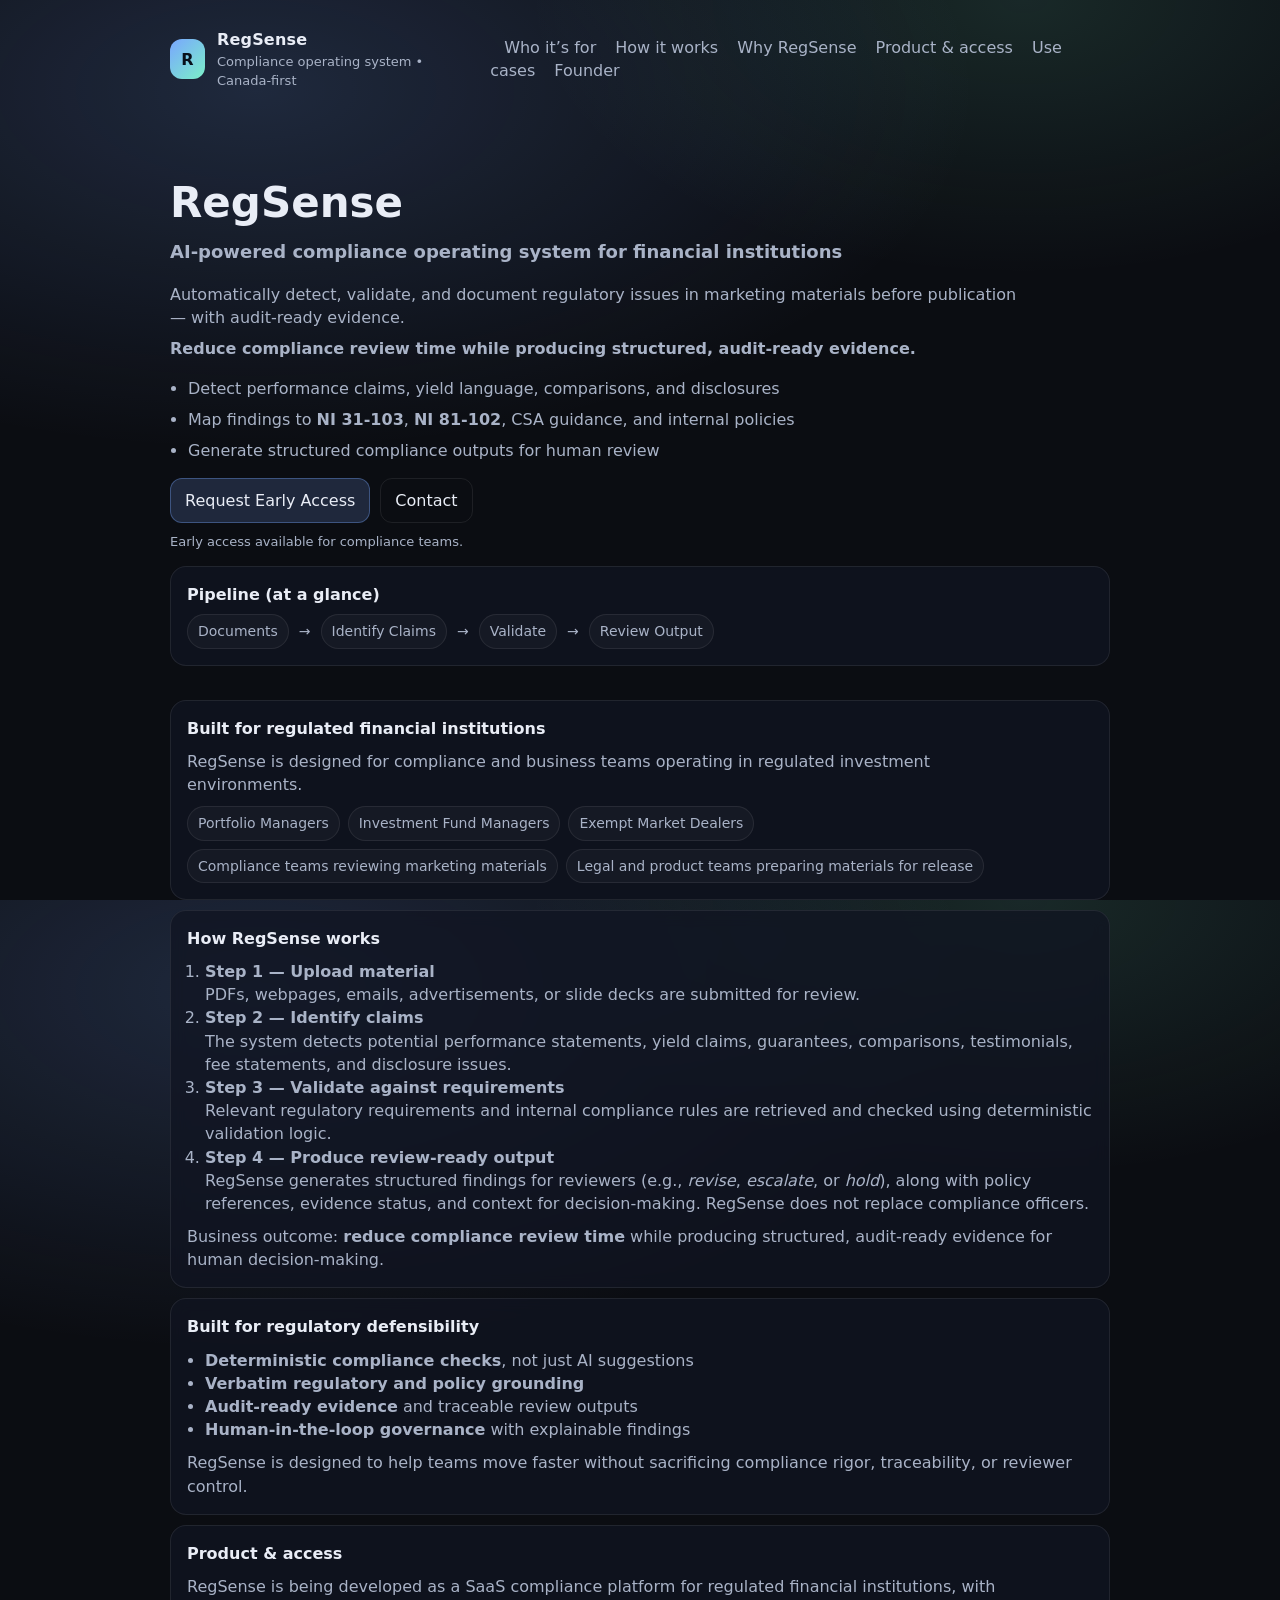
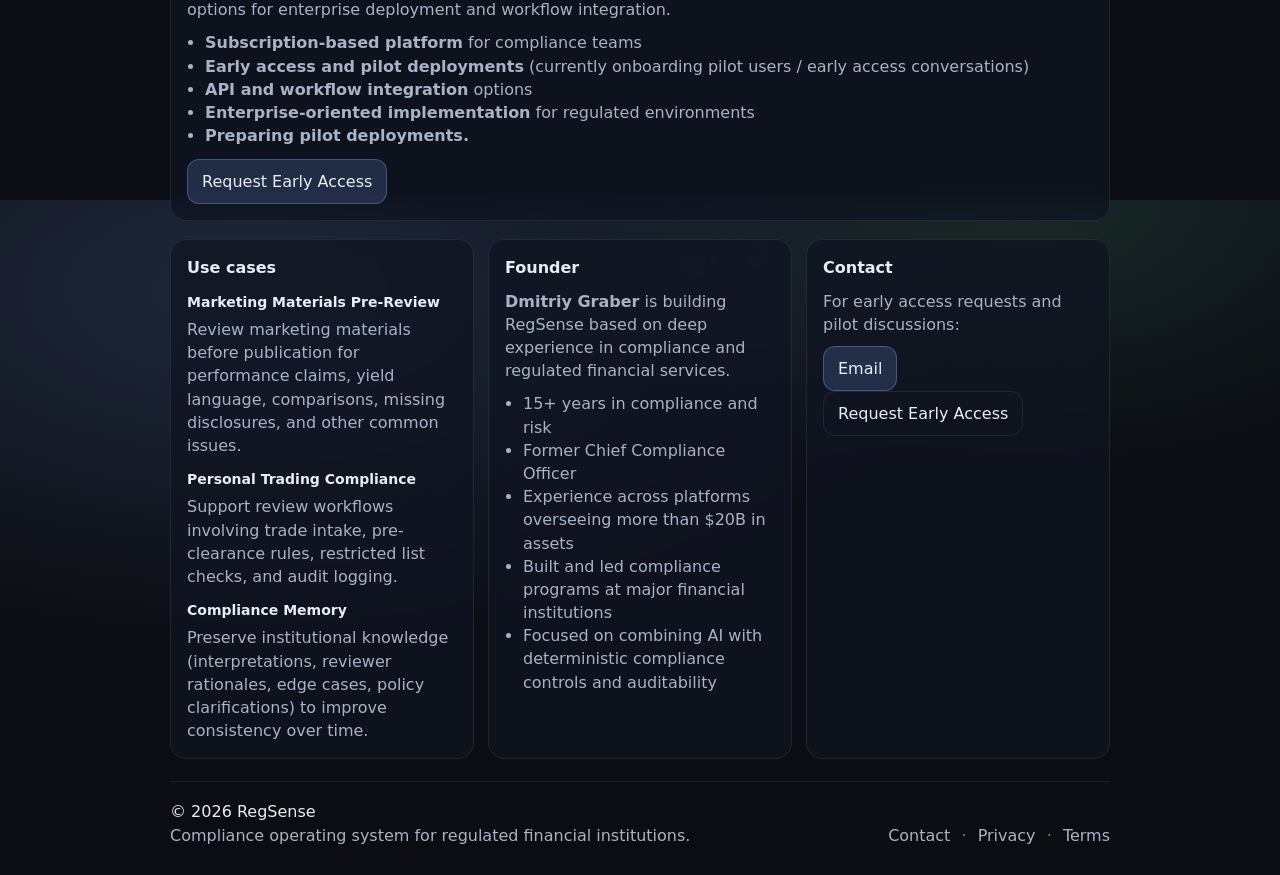
<file: index.html>
<!doctype html>
<html lang="en">
<head>
  <meta charset="utf-8" />
  <meta name="viewport" content="width=device-width, initial-scale=1" />
  <title>RegSense — AI Compliance Operating System</title>
  <meta name="description" content="RegSense is an AI-powered compliance operating system for regulated financial institutions. It detects and validates marketing compliance issues with deterministic checks, regulatory citations, and audit-ready evidence for human review." />
  <meta property="og:title" content="RegSense — AI Compliance Operating System" />
  <meta property="og:description" content="Detect, validate, and document compliance issues in marketing materials with deterministic checks and audit-ready evidence." />
  <link rel="stylesheet" href="styles.css" />
</head>
<body>
  <header class="wrap header">
    <div class="brand">
      <div class="logo" aria-hidden="true">R</div>
      <div>
        <div class="name">RegSense</div>
        <div class="tag">Compliance operating system • Canada-first</div>
      </div>
    </div>
    <nav class="nav">
      <a href="#who">Who it’s for</a>
      <a href="#how">How it works</a>
      <a href="#why">Why RegSense</a>
      <a href="#product">Product &amp; access</a>
      <a href="#usecases">Use cases</a>
      <a href="#founder">Founder</a>
    </nav>
  </header>

  <main class="wrap">
    <!-- 1) HERO -->
    <section class="hero" id="overview">
      <h1>RegSense</h1>
      <p class="sub">
        <strong>AI-powered compliance operating system for financial institutions</strong>
      </p>
      <p class="muted" style="max-width: 860px;">
        Automatically detect, validate, and document regulatory issues in marketing materials before publication — with
        audit-ready evidence.
      </p>
      <p class="muted" style="max-width: 860px; margin-top: -8px;">
        <strong>Reduce compliance review time while producing structured, audit-ready evidence.</strong>
      </p>

      <ul class="bullets">
        <li>Detect performance claims, yield language, comparisons, and disclosures</li>
        <li>Map findings to <strong>NI 31-103</strong>, <strong>NI 81-102</strong>, CSA guidance, and internal policies</li>
        <li>Generate structured compliance outputs for human review</li>
      </ul>

      <div class="cta">
        <a class="btn primary" id="waitlist" href="https://docs.google.com/forms/d/e/1FAIpQLSe22UlWRCknp6ycCyxMubylqg3zphyots8WXBrdAojGvgn7bA/viewform?usp=header" target="_blank" rel="noreferrer">Request Early Access</a>
        <a class="btn ghost" href="mailto:dmitriy@betterqs.com">Contact</a>
      </div>

      <div class="note">Early access available for compliance teams.</div>

      <div class="card slim" style="margin-top:14px;">
        <h2 style="margin-bottom:8px;">Pipeline (at a glance)</h2>
        <div class="diagram" role="img" aria-label="Documents → Identify Claims → Validate → Review Output">
          <span>Documents</span>
          <span class="arrow">→</span>
          <span>Identify Claims</span>
          <span class="arrow">→</span>
          <span>Validate</span>
          <span class="arrow">→</span>
          <span>Review Output</span>
        </div>
      </div>
    </section>

    <!-- 2) Who it's for -->
    <section id="who" class="card slim">
      <h2>Built for regulated financial institutions</h2>
      <p class="muted" style="max-width: 860px;">
        RegSense is designed for compliance and business teams operating in regulated investment environments.
      </p>
      <div class="chips">
        <span class="chip">Portfolio Managers</span>
        <span class="chip">Investment Fund Managers</span>
        <span class="chip">Exempt Market Dealers</span>
        <span class="chip">Compliance teams reviewing marketing materials</span>
        <span class="chip">Legal and product teams preparing materials for release</span>
      </div>
    </section>

    <!-- 3) How it works -->
    <section id="how" class="card slim">
      <h2>How RegSense works</h2>
      <ol class="muted">
        <li>
          <strong>Step 1 — Upload material</strong><br />
          PDFs, webpages, emails, advertisements, or slide decks are submitted for review.
        </li>
        <li>
          <strong>Step 2 — Identify claims</strong><br />
          The system detects potential performance statements, yield claims, guarantees, comparisons, testimonials,
          fee statements, and disclosure issues.
        </li>
        <li>
          <strong>Step 3 — Validate against requirements</strong><br />
          Relevant regulatory requirements and internal compliance rules are retrieved and checked using deterministic
          validation logic.
        </li>
        <li>
          <strong>Step 4 — Produce review-ready output</strong><br />
          RegSense generates structured findings for reviewers (e.g., <em>revise</em>, <em>escalate</em>, or <em>hold</em>), along with
          policy references, evidence status, and context for decision-making.
          <span class="muted">RegSense does not replace compliance officers.</span>
        </li>
      </ol>
      <p class="muted" style="margin-top:10px;">
        Business outcome: <strong>reduce compliance review time</strong> while producing structured, audit-ready evidence for human decision-making.
      </p>
    </section>

    <!-- 4) Why RegSense -->
    <section id="why" class="card slim">
      <h2>Built for regulatory defensibility</h2>
      <ul>
        <li><strong>Deterministic compliance checks</strong>, not just AI suggestions</li>
        <li><strong>Verbatim regulatory and policy grounding</strong></li>
        <li><strong>Audit-ready evidence</strong> and traceable review outputs</li>
        <li><strong>Human-in-the-loop governance</strong> with explainable findings</li>
      </ul>
      <p class="muted" style="margin-top:10px;">
        RegSense is designed to help teams move faster without sacrificing compliance rigor, traceability, or reviewer control.
      </p>
    </section>

    <!-- 5) Product & access -->
    <section id="product" class="card slim">
      <h2>Product &amp; access</h2>
      <p class="muted" style="max-width: 860px;">
        RegSense is being developed as a SaaS compliance platform for regulated financial institutions, with options for enterprise
        deployment and workflow integration.
      </p>
      <ul>
        <li><strong>Subscription-based platform</strong> for compliance teams</li>
        <li><strong>Early access and pilot deployments</strong> (currently onboarding pilot users / early access conversations)</li>
        <li><strong>API and workflow integration</strong> options</li>
        <li><strong>Enterprise-oriented implementation</strong> for regulated environments</li>
        <li><strong>Preparing pilot deployments.</strong></li>
      </ul>
      <p style="margin-top:12px;">
        <a class="btn primary" href="https://docs.google.com/forms/d/e/1FAIpQLSe22UlWRCknp6ycCyxMubylqg3zphyots8WXBrdAojGvgn7bA/viewform?usp=header" target="_blank" rel="noreferrer">Request Early Access</a>
      </p>
    </section>

    <!-- 6) Use cases -->
    <section id="usecases" class="grid">
      <div class="card">
        <h2>Use cases</h2>
        <div class="uc">
          <h3>Marketing Materials Pre-Review</h3>
          <p class="muted">Review marketing materials before publication for performance claims, yield language, comparisons, missing disclosures, and other common issues.</p>
        </div>
        <div class="uc">
          <h3>Personal Trading Compliance</h3>
          <p class="muted">Support review workflows involving trade intake, pre-clearance rules, restricted list checks, and audit logging.</p>
        </div>
        <div class="uc">
          <h3>Compliance Memory</h3>
          <p class="muted">Preserve institutional knowledge (interpretations, reviewer rationales, edge cases, policy clarifications) to improve consistency over time.</p>
        </div>
      </div>

      <!-- 7) Founder -->
      <div id="founder" class="card">
        <h2>Founder</h2>
        <p class="muted">
          <strong>Dmitriy Graber</strong> is building RegSense based on deep experience in compliance and regulated financial services.
        </p>
        <ul>
          <li>15+ years in compliance and risk</li>
          <li>Former Chief Compliance Officer</li>
          <li>Experience across platforms overseeing more than $20B in assets</li>
          <li>Built and led compliance programs at major financial institutions</li>
          <li>Focused on combining AI with deterministic compliance controls and auditability</li>
        </ul>
      </div>

      <!-- Keep a third card so layout stays balanced on desktop -->
      <div class="card">
        <h2>Contact</h2>
        <p class="muted">
          For early access requests and pilot discussions:
        </p>
        <p>
          <a class="btn primary" href="mailto:dmitriy@betterqs.com">Email</a>
          <a class="btn ghost" href="https://docs.google.com/forms/d/e/1FAIpQLSe22UlWRCknp6ycCyxMubylqg3zphyots8WXBrdAojGvgn7bA/viewform?usp=header" target="_blank" rel="noreferrer">Request Early Access</a>
        </p>
      </div>
    </section>

    <footer class="footer">
      <div>
        <div>© <span id="y"></span> RegSense</div>
        <div class="muted">Compliance operating system for regulated financial institutions.</div>
      </div>
      <div class="muted footer-links">
        <a href="mailto:dmitriy@betterqs.com">Contact</a>
        <span class="sep">·</span>
        <a href="/privacy.html">Privacy</a>
        <span class="sep">·</span>
        <a href="/terms.html">Terms</a>
      </div>
    </footer>
  </main>

  <script>
    document.getElementById('y').textContent = new Date().getFullYear();
  </script>
</body>
</html>
</file>
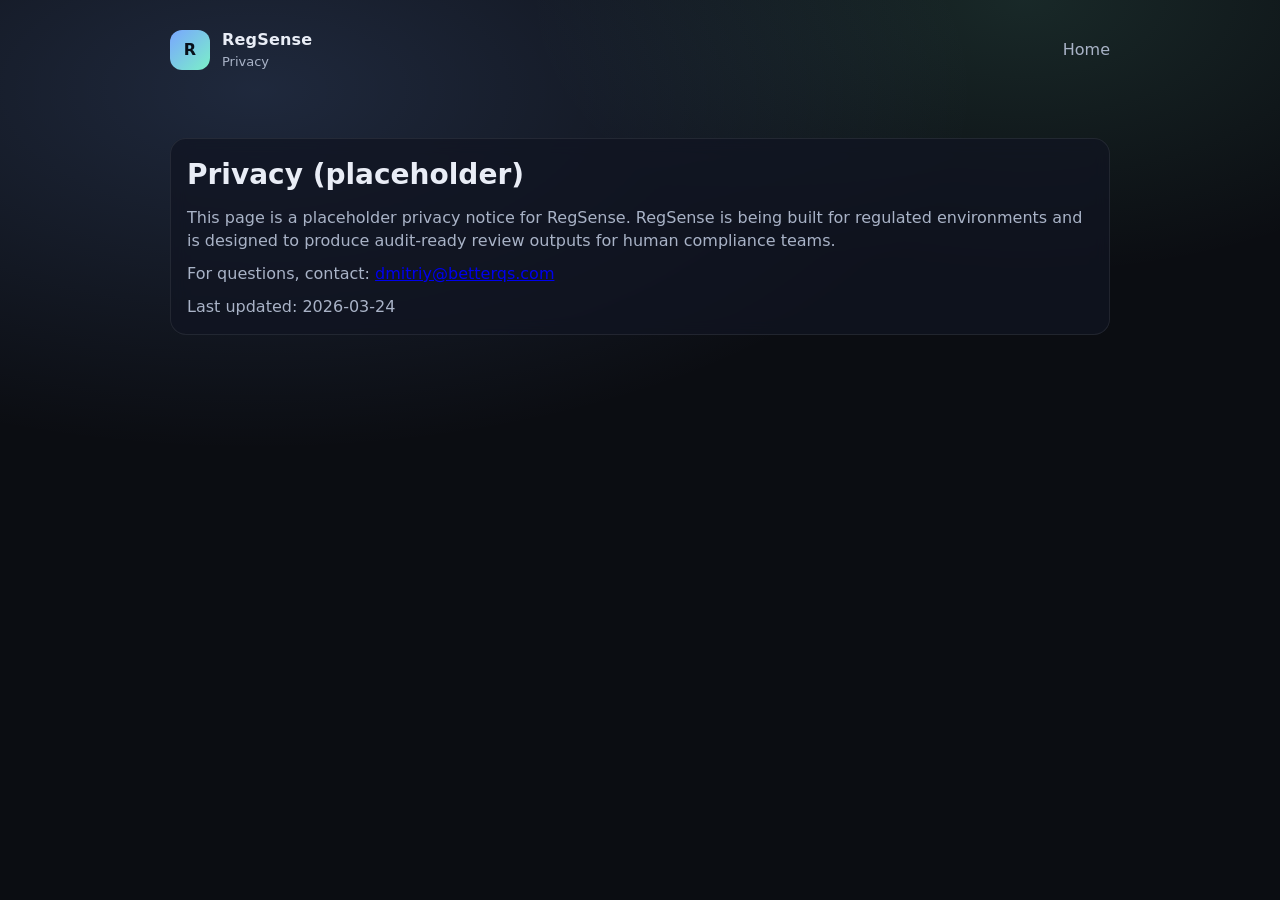
<file: privacy.html>
<!doctype html>
<html lang="en">
<head>
  <meta charset="utf-8" />
  <meta name="viewport" content="width=device-width, initial-scale=1" />
  <title>RegSense — Privacy</title>
  <meta name="description" content="RegSense privacy notice (placeholder)." />
  <link rel="stylesheet" href="styles.css" />
</head>
<body>
  <header class="wrap header">
    <div class="brand">
      <div class="logo" aria-hidden="true">R</div>
      <div>
        <div class="name">RegSense</div>
        <div class="tag">Privacy</div>
      </div>
    </div>
    <nav class="nav">
      <a href="/">Home</a>
    </nav>
  </header>

  <main class="wrap">
    <section class="card slim">
      <h1 style="margin:0 0 10px; font-size:28px;">Privacy (placeholder)</h1>
      <p class="muted">
        This page is a placeholder privacy notice for RegSense. RegSense is being built for regulated environments and is
        designed to produce audit-ready review outputs for human compliance teams.
      </p>
      <p class="muted">
        For questions, contact: <a href="mailto:dmitriy@betterqs.com">dmitriy@betterqs.com</a>
      </p>
      <p class="muted">
        Last updated: 2026-03-24
      </p>
    </section>
  </main>
</body>
</html>
</file>
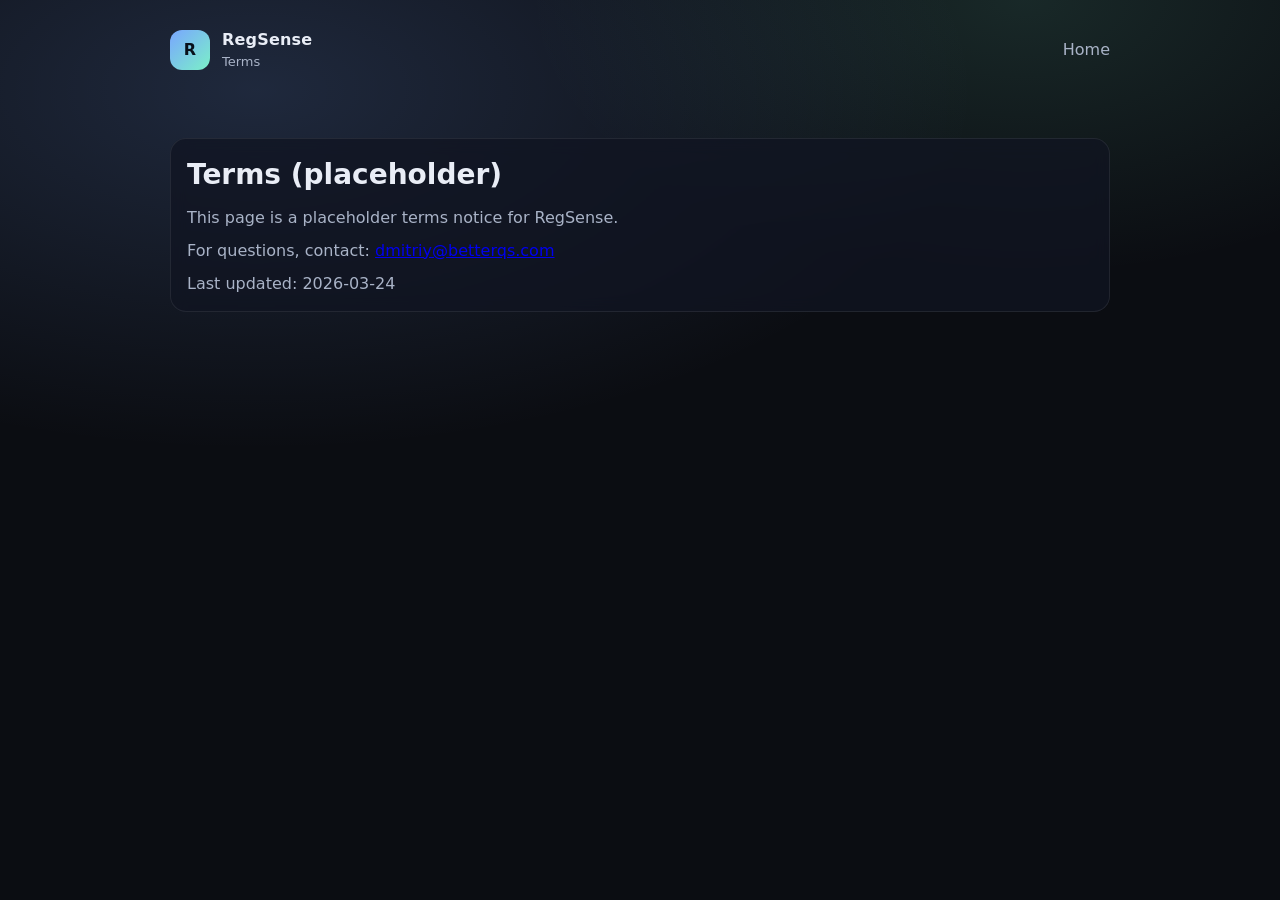
<file: terms.html>
<!doctype html>
<html lang="en">
<head>
  <meta charset="utf-8" />
  <meta name="viewport" content="width=device-width, initial-scale=1" />
  <title>RegSense — Terms</title>
  <meta name="description" content="RegSense terms (placeholder)." />
  <link rel="stylesheet" href="styles.css" />
</head>
<body>
  <header class="wrap header">
    <div class="brand">
      <div class="logo" aria-hidden="true">R</div>
      <div>
        <div class="name">RegSense</div>
        <div class="tag">Terms</div>
      </div>
    </div>
    <nav class="nav">
      <a href="/">Home</a>
    </nav>
  </header>

  <main class="wrap">
    <section class="card slim">
      <h1 style="margin:0 0 10px; font-size:28px;">Terms (placeholder)</h1>
      <p class="muted">
        This page is a placeholder terms notice for RegSense.
      </p>
      <p class="muted">
        For questions, contact: <a href="mailto:dmitriy@betterqs.com">dmitriy@betterqs.com</a>
      </p>
      <p class="muted">
        Last updated: 2026-03-24
      </p>
    </section>
  </main>
</body>
</html>
</file>
<file: styles.css>
:root{
  --bg:#0b0d12;
  --panel:#111522;
  --text:#e9edf6;
  --muted:#a9b3c7;
  --border:rgba(255,255,255,.08);
  --accent:#79a6ff;
  --accent2:#7bf0c8;
}
*{box-sizing:border-box}
html,body{height:100%}
body{
  margin:0;
  font:16px/1.45 ui-sans-serif, system-ui, -apple-system, Segoe UI, Roboto, Helvetica, Arial;
  color:var(--text);
  background:radial-gradient(1200px 600px at 20% 10%, rgba(121,166,255,.18), transparent 60%),
             radial-gradient(900px 500px at 80% 0%, rgba(123,240,200,.12), transparent 55%),
             var(--bg);
}
.wrap{max-width:980px;margin:0 auto;padding:28px 20px}
.header{display:flex;align-items:center;justify-content:space-between;gap:20px}
.brand{display:flex;align-items:center;gap:12px}
.logo{
  width:40px;height:40px;border-radius:12px;
  display:grid;place-items:center;
  background:linear-gradient(135deg, var(--accent), var(--accent2));
  color:#08101a;font-weight:800;
}
.name{font-weight:800;letter-spacing:.2px}
.tag{color:var(--muted);font-size:13px;margin-top:2px}
.nav a{color:var(--muted);text-decoration:none;margin-left:14px}
.nav a:hover{color:var(--text)}
.hero{padding:34px 0 24px}
.hero h1{font-size:42px;line-height:1.05;margin:0 0 14px}
.sub{max-width:720px;color:var(--muted);font-size:18px;margin:0 0 18px}
.bullets{margin:0 0 16px;padding-left:18px;color:var(--muted);max-width:860px}
.bullets li{margin:8px 0}

.chips{display:flex;flex-wrap:wrap;gap:8px;margin-top:10px}
.chip{padding:6px 10px;border:1px solid var(--border);border-radius:999px;background:rgba(255,255,255,.03);color:var(--muted);font-size:14px}

.uc h3{margin:12px 0 6px;font-size:14px}
.uc p{margin:0 0 10px}
.cta{display:flex;flex-wrap:wrap;gap:10px;align-items:center;margin:14px 0 10px}
.btn{
  display:inline-block;
  padding:10px 14px;
  border-radius:12px;
  border:1px solid var(--border);
  text-decoration:none;
  color:var(--text);
}
.btn.primary{background:rgba(121,166,255,.18);border-color:rgba(121,166,255,.35)}
.btn.primary:hover{background:rgba(121,166,255,.26)}
.btn.ghost{background:transparent}
.note{color:var(--muted);font-size:13px}
.grid{display:grid;gap:14px;grid-template-columns:repeat(3, minmax(0,1fr));margin:18px 0}
.card{
  background:rgba(17,21,34,.75);
  border:1px solid var(--border);
  border-radius:16px;
  padding:16px;
  backdrop-filter: blur(8px);
}

.diagram{
  display:flex;
  flex-wrap:wrap;
  gap:8px;
  align-items:center;
  color:var(--muted);
  font-size:14px;
}
.diagram span{
  padding:6px 10px;
  border:1px solid var(--border);
  border-radius:999px;
  background:rgba(255,255,255,.03);
}
.diagram .arrow{
  border:none;
  background:transparent;
  padding:0 2px;
}
.card h2{font-size:16px;margin:0 0 10px}
.card ul{margin:0;padding-left:18px;color:var(--muted)}
.card ol{margin:0;padding-left:18px;color:var(--muted)}
.card p{margin:0 0 10px;color:var(--muted)}
.card p:last-child{margin-bottom:0}
.muted{color:var(--muted)}
.slim{margin-top:10px}
.footer{display:flex;justify-content:space-between;gap:12px;align-items:flex-end;margin-top:22px;padding-top:18px;border-top:1px solid var(--border)}
.footer-links a{color:var(--muted);text-decoration:none}
.footer-links a:hover{color:var(--text)}
.footer-links .sep{opacity:.7;margin:0 6px}
code{background:rgba(255,255,255,.06);padding:2px 6px;border-radius:8px}
@media (max-width:900px){
  .grid{grid-template-columns:1fr}
  .hero h1{font-size:34px}
}
</file>
